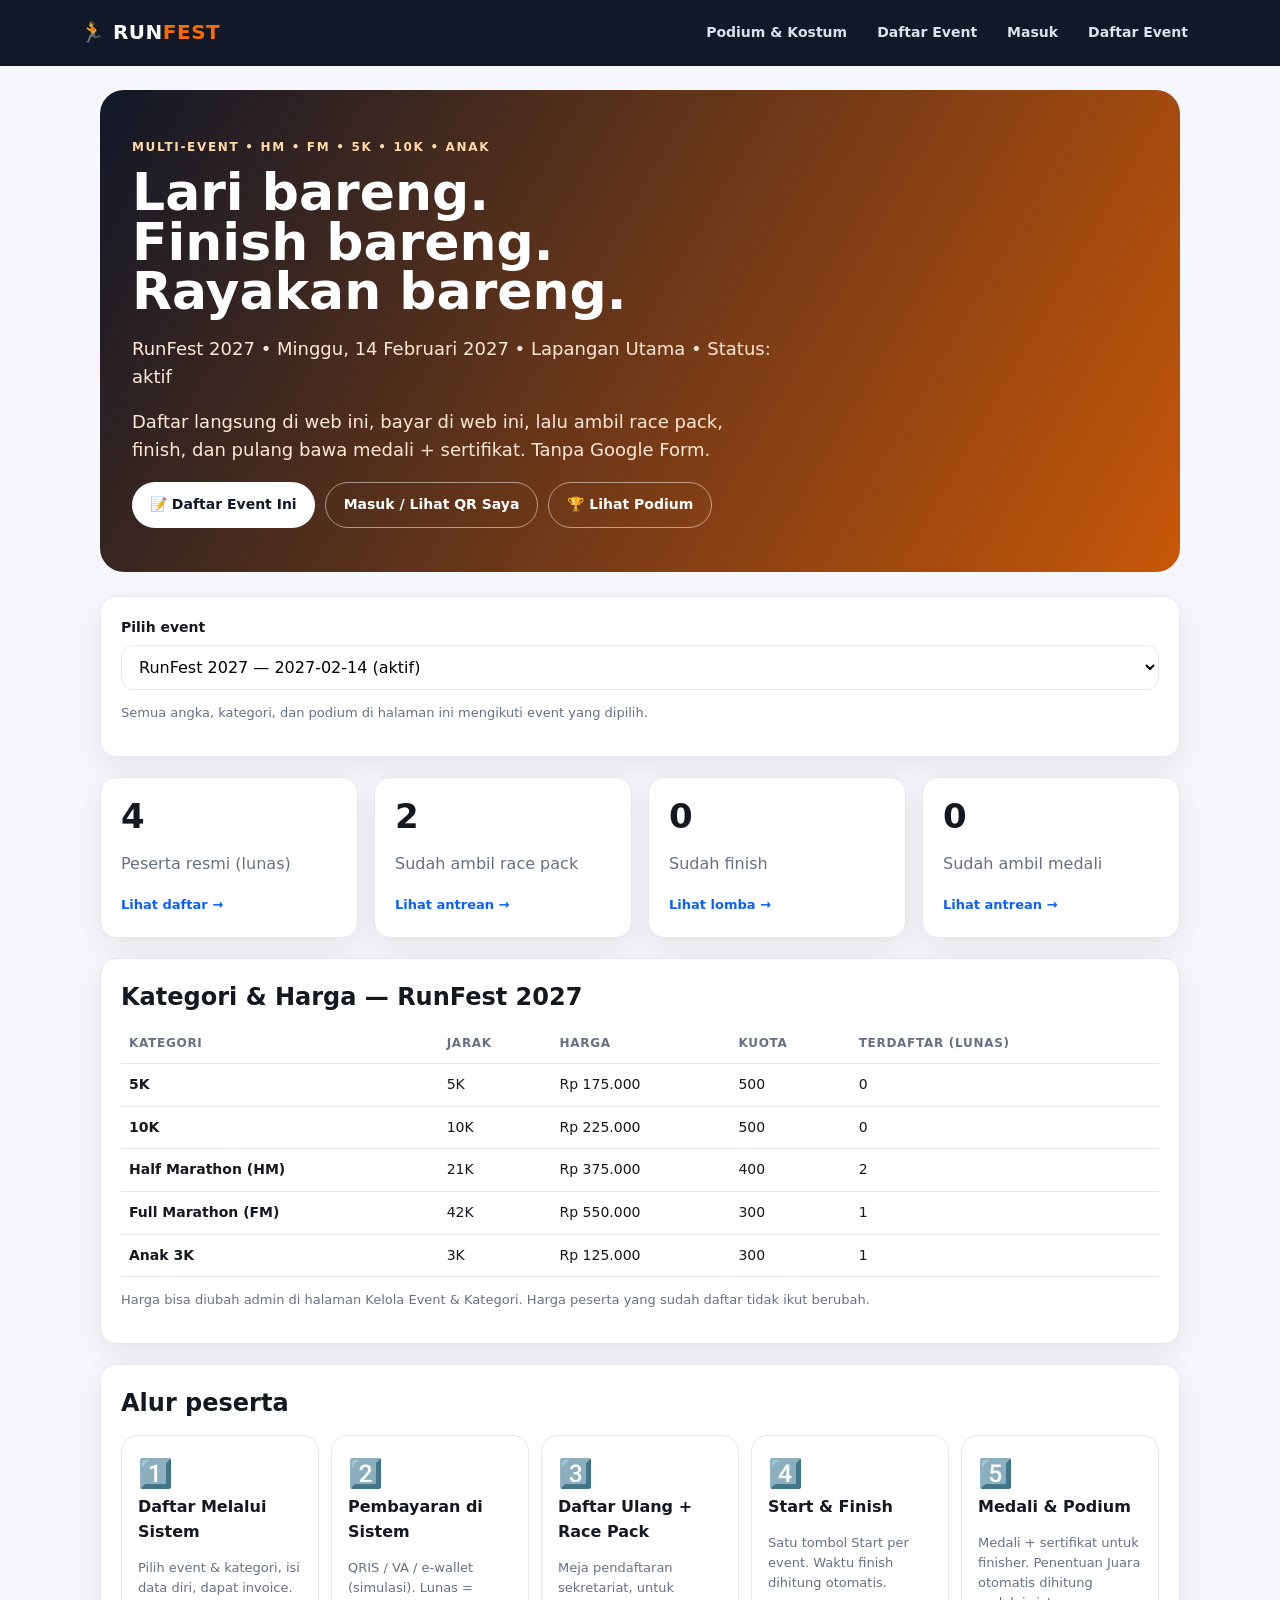
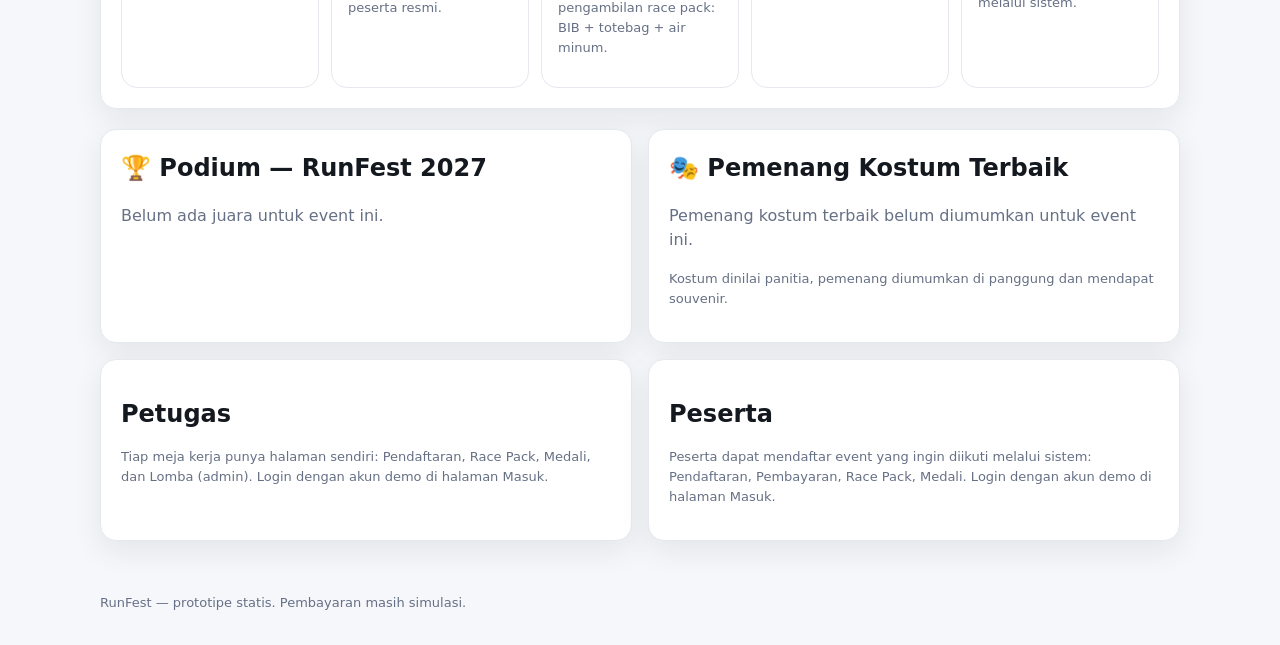
<file: index.html>
<!DOCTYPE html>
<html lang="id">
<head>
<meta charset="UTF-8"><meta name="viewport" content="width=device-width, initial-scale=1">
<title>RunFest — Lomba Lari Multi-Event</title>
<link rel="stylesheet" href="styles/style.css"><link rel="stylesheet" href="styles/home.css">
</head>
<body>
<header class="topbar"><div class="container topbar-inner">
  <a class="logo" href="index.html">🏃 RUN<span>FEST</span></a>
  <input type="checkbox" id="navToggle" class="nav-toggle">
  <label for="navToggle" class="hamburger" aria-label="Buka menu">☰</label>
  <nav class="nav" id="authArea">
    <a href="pages/podium.html">Podium & Kostum</a>
    <a href="daftar.html">Daftar Event</a>
    <a href="login.html">Masuk</a>
  </nav>
</div></header>
<main class="container">
  <section class="hero">
    <span class="kicker" style="color:#ffd9a8">Multi-event • HM • FM • 5K • 10K • Anak</span>
    <h1>Lari bareng.<br>Finish bareng.<br>Rayakan bareng.</h1>
    <p id="eventInfo"></p>
    <p>Daftar langsung di web ini, bayar di web ini, lalu ambil race pack, finish, dan pulang bawa medali + sertifikat. Tanpa Google Form.</p>
    <div style="display:flex;gap:10px;flex-wrap:wrap;margin-top:18px">
      <a class="btn" href="daftar.html">📝 Daftar Event Ini</a>
      <a class="btn ghost" href="login.html">Masuk / Lihat QR Saya</a>
      <a class="btn ghost" href="pages/podium.html">🏆 Lihat Podium</a>
    </div>
  </section>

  <section class="card" style="margin-bottom:20px">
    <label style="margin-top:0">Pilih event</label>
    <select id="eventSelect"></select>
    <p class="small muted">Semua angka, kategori, dan podium di halaman ini mengikuti event yang dipilih.</p>
  </section>

  <section class="grid grid4" style="margin-bottom:20px">
    <a class="card stat" href="pages/dashboard.html"><b class="big" id="statResmi">–</b><p class="muted">Peserta resmi (lunas)</p><span class="lihat">Lihat daftar →</span></a>
    <a class="card stat" href="pages/racepack.html"><b class="big" id="statRacepack">–</b><p class="muted">Sudah ambil race pack</p><span class="lihat">Lihat antrean →</span></a>
    <a class="card stat" href="pages/lomba.html"><b class="big" id="statFinish">–</b><p class="muted">Sudah finish</p><span class="lihat">Lihat lomba →</span></a>
    <a class="card stat" href="pages/medali.html"><b class="big" id="statMedali">–</b><p class="muted">Sudah ambil medali</p><span class="lihat">Lihat antrean →</span></a>
  </section>

  <section class="card" style="margin-bottom:20px">
    <h2>Kategori & Harga — <span id="katEventNama"></span></h2>
    <div style="overflow:auto"><table>
      <thead><tr><th>Kategori</th><th>Jarak</th><th>Harga</th><th>Kuota</th><th>Terdaftar (lunas)</th></tr></thead>
      <tbody id="katTbody"></tbody>
    </table></div>
    <p class="small muted">Harga bisa diubah admin di halaman Kelola Event & Kategori. Harga peserta yang sudah daftar tidak ikut berubah.</p>
  </section>

  <section class="card" style="margin-bottom:20px">
    <h2>Alur peserta</h2>
    <div class="flow" style="margin-top:12px">
      <div class="step"><b>1️⃣</b><strong>Daftar Melalui Sistem</strong><p class="small muted">Pilih event & kategori, isi data diri, dapat invoice.</p></div>
      <div class="step"><b>2️⃣</b><strong>Pembayaran di Sistem</strong><p class="small muted">QRIS / VA / e-wallet (simulasi). Lunas = peserta resmi.</p></div>
      <div class="step"><b>3️⃣</b><strong>Daftar Ulang + Race Pack</strong><p class="small muted">Meja pendaftaran sekretariat, untuk pengambilan race pack: BIB + totebag + air minum.</p></div>
      <div class="step"><b>4️⃣</b><strong>Start & Finish</strong><p class="small muted">Satu tombol Start per event. Waktu finish dihitung otomatis.</p></div>
      <div class="step"><b>5️⃣</b><strong>Medali & Podium</strong><p class="small muted">Medali + sertifikat untuk finisher. Penentuan Juara otomatis dihitung melalui sistem.</p></div>
    </div>
  </section>

  <section class="grid grid2" style="margin-bottom:20px">
    <div class="card"><h2>🏆 Podium — <span id="podEventNama"></span></h2><div id="podiumList"></div></div>
    <div class="card">
      <h2>🎭 Pemenang Kostum Terbaik</h2>
      <p id="kostumWinner" class="muted">Memuat…</p>
      <p class="small muted">Kostum dinilai panitia, pemenang diumumkan di panggung dan mendapat souvenir.</p>
      <!--<h2 style="margin-top:16px">Petugas</h2>-->
      <!--<p class="muted small">Tiap meja kerja punya halaman sendiri: Pendaftaran, Race Pack, Medali, dan Lomba (admin). Login dengan akun demo di halaman Masuk.</p>-->
    </div>
    <div class="card">
      <!--<h2>🎭 Pemenang Kostum Terbaik</h2>
      <p id="kostumWinner" class="muted">Memuat…</p>
      <p class="small muted">Kostum dinilai panitia, pemenang diumumkan di panggung dan mendapat souvenir.</p>-->
      <h2 style="margin-top:16px">Petugas</h2>
      <p class="muted small">Tiap meja kerja punya halaman sendiri: Pendaftaran, Race Pack, Medali, dan Lomba (admin). Login dengan akun demo di halaman Masuk.</p>
    </div>
    <div class="card">
      <!--<h2>🎭 Pemenang Kostum Terbaik</h2>
      <p id="kostumWinner" class="muted">Memuat…</p>
      <p class="small muted">Kostum dinilai panitia, pemenang diumumkan di panggung dan mendapat souvenir.</p>-->
      <h2 style="margin-top:16px">Peserta</h2>
      <p class="muted small">Peserta dapat mendaftar event yang ingin diikuti melalui sistem: Pendaftaran, Pembayaran, Race Pack, Medali. Login dengan akun demo di halaman Masuk.</p>
    </div>
  </section>
</main>
<footer class="footer"><div class="container">RunFest — prototipe statis. Pembayaran masih simulasi.</div></footer>
<script src="scripts/data.js"></script><script src="scripts/auth.js"></script><script src="scripts/script.js"></script>
</body></html>
</file>
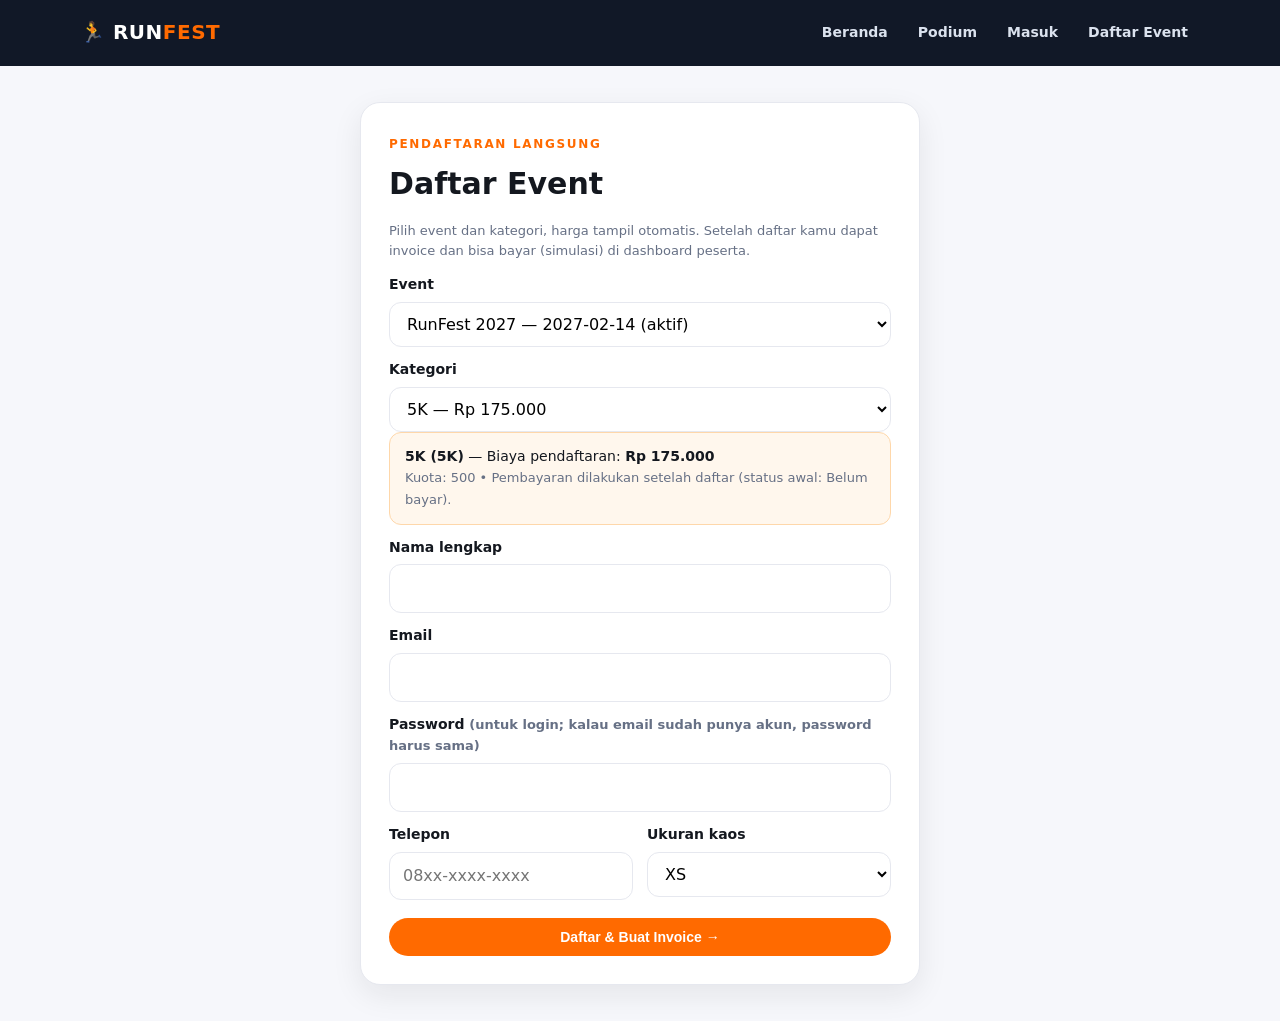
<file: daftar.html>
<!DOCTYPE html>
<html lang="id">
<head>
<meta charset="UTF-8"><meta name="viewport" content="width=device-width, initial-scale=1">
<title>Daftar Event — RunFest v2</title>
<link rel="stylesheet" href="styles/style.css"><link rel="stylesheet" href="styles/auth.css">
</head>
<body>
<header class="topbar"><div class="container topbar-inner">
  <a class="logo" href="index.html">🏃 RUN<span>FEST</span></a>
  <input type="checkbox" id="navToggle" class="nav-toggle">
  <label for="navToggle" class="hamburger" aria-label="Buka menu">☰</label>
  <nav class="nav" id="authArea"><a href="index.html">Beranda</a><a href="pages/podium.html">Podium</a><a href="login.html">Masuk</a></nav>
</div></header>
<main class="container"><div class="auth-wrap" style="max-width:560px"><div class="auth-card">
  <span class="kicker">Pendaftaran langsung</span><h1>Daftar Event</h1>
  <p class="muted small">Pilih event dan kategori, harga tampil otomatis. Setelah daftar kamu dapat invoice dan bisa bayar (simulasi) di dashboard peserta.</p>
  <div id="msg"></div>
  <form id="formDaftar">
    <label>Event</label><select id="eventSelect"></select>
    <label>Kategori</label><select id="kategoriSelect"></select>
    <div class="alert" id="hargaBox">Pilih kategori untuk melihat harga.</div>
    <label>Nama lengkap</label><input id="nama" required>
    <label>Email</label><input type="email" id="email" required>
    <label>Password <span class="muted small">(untuk login; kalau email sudah punya akun, password harus sama)</span></label><input type="password" id="pass" required minlength="6">
    <div class="form-row">
      <div><label>Telepon</label><input id="telp" placeholder="08xx-xxxx-xxxx"></div>
      <div><label>Ukuran kaos</label><select id="kaos"><option>XS</option><option>S</option><option>M</option><option>L</option><option>XL</option></select></div>
    </div>
    <button class="btn" style="width:100%;justify-content:center;margin-top:18px" type="submit">Daftar & Buat Invoice →</button>
  </form>
</div></div></main>
<script src="scripts/data.js"></script><script src="scripts/auth.js"></script><script src="scripts/daftar.js"></script>
</body></html>
</file>
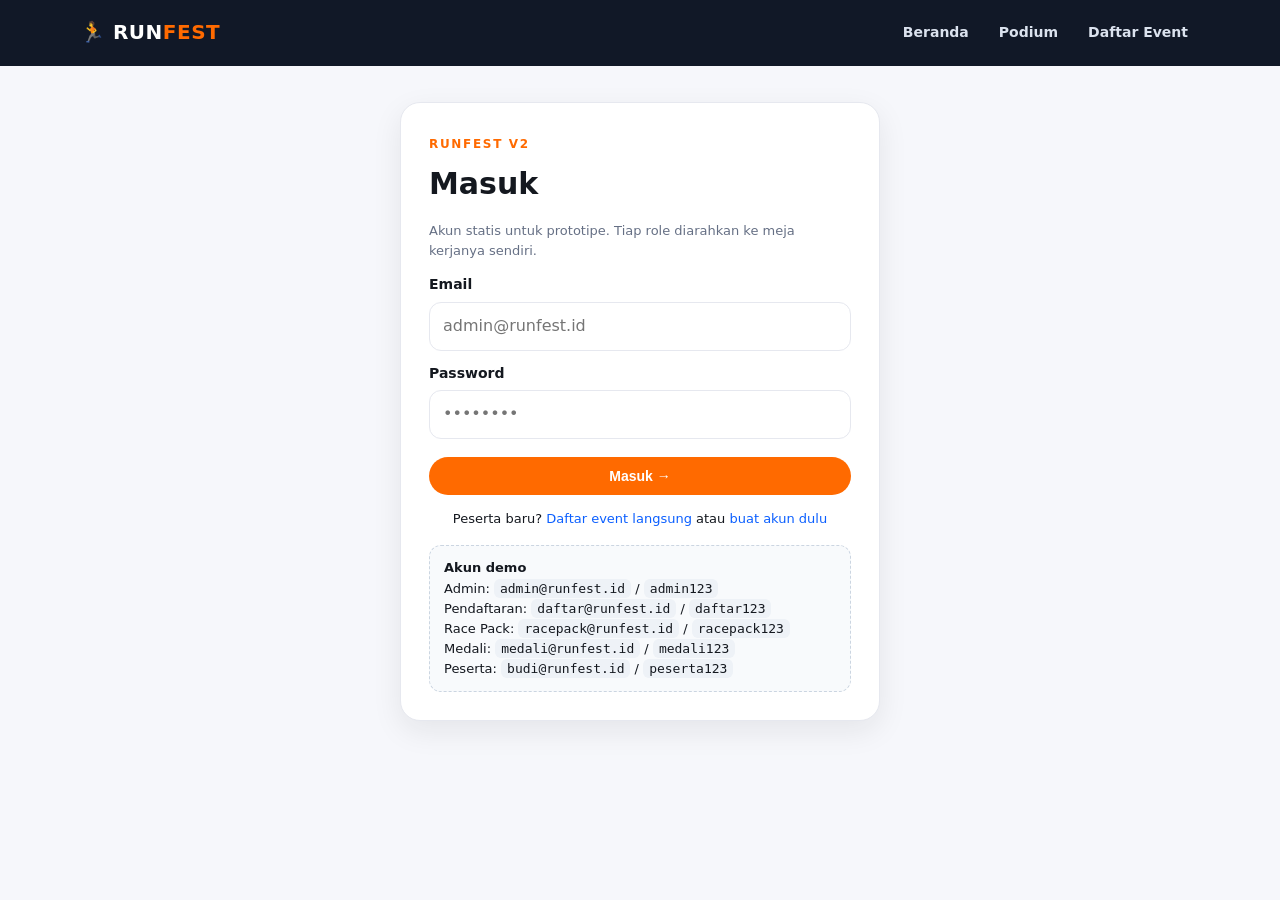
<file: login.html>
<!DOCTYPE html>
<html lang="id">
<head>
<meta charset="UTF-8"><meta name="viewport" content="width=device-width, initial-scale=1">
<title>Masuk — RunFest v2</title>
<link rel="stylesheet" href="styles/style.css"><link rel="stylesheet" href="styles/auth.css">
</head>
<body>
<header class="topbar"><div class="container topbar-inner">
  <a class="logo" href="index.html">🏃 RUN<span>FEST</span></a>
  <input type="checkbox" id="navToggle" class="nav-toggle">
  <label for="navToggle" class="hamburger" aria-label="Buka menu">☰</label>
  <nav class="nav"><a href="index.html">Beranda</a><a href="pages/podium.html">Podium</a><a href="daftar.html">Daftar Event</a></nav>
</div></header>
<main class="container"><div class="auth-wrap"><div class="auth-card">
  <span class="kicker">RunFest v2</span><h1>Masuk</h1>
  <p class="muted small">Akun statis untuk prototipe. Tiap role diarahkan ke meja kerjanya sendiri.</p>
  <div id="msg"></div>
  <form id="formLogin">
    <label>Email</label><input type="email" id="email" required placeholder="admin@runfest.id">
    <label>Password</label><input type="password" id="pass" required placeholder="••••••••">
    <button class="btn" style="width:100%;justify-content:center;margin-top:18px" type="submit">Masuk →</button>
  </form>
  <p class="small" style="text-align:center;margin-top:14px">Peserta baru? <a href="daftar.html">Daftar event langsung</a> atau <a href="register.html">buat akun dulu</a></p>
  <div class="demo"><b>Akun demo</b><br>
    Admin: <code>admin@runfest.id</code> / <code>admin123</code><br>
    Pendaftaran: <code>daftar@runfest.id</code> / <code>daftar123</code><br>
    Race Pack: <code>racepack@runfest.id</code> / <code>racepack123</code><br>
    Medali: <code>medali@runfest.id</code> / <code>medali123</code><br>
    Peserta: <code>budi@runfest.id</code> / <code>peserta123</code></div>
</div></div></main>
<script src="scripts/data.js"></script><script src="scripts/auth.js"></script>
<script>
document.getElementById("formLogin").addEventListener("submit", e => {
  e.preventDefault();
  const u = login(document.getElementById("email").value, document.getElementById("pass").value);
  if (!u) { document.getElementById("msg").innerHTML = '<div class="alert err">Email / password salah. Coba akun demo di bawah.</div>'; return; }
  location.href = ROLE_HOME[u.role];
});
</script>
</body></html>
</file>
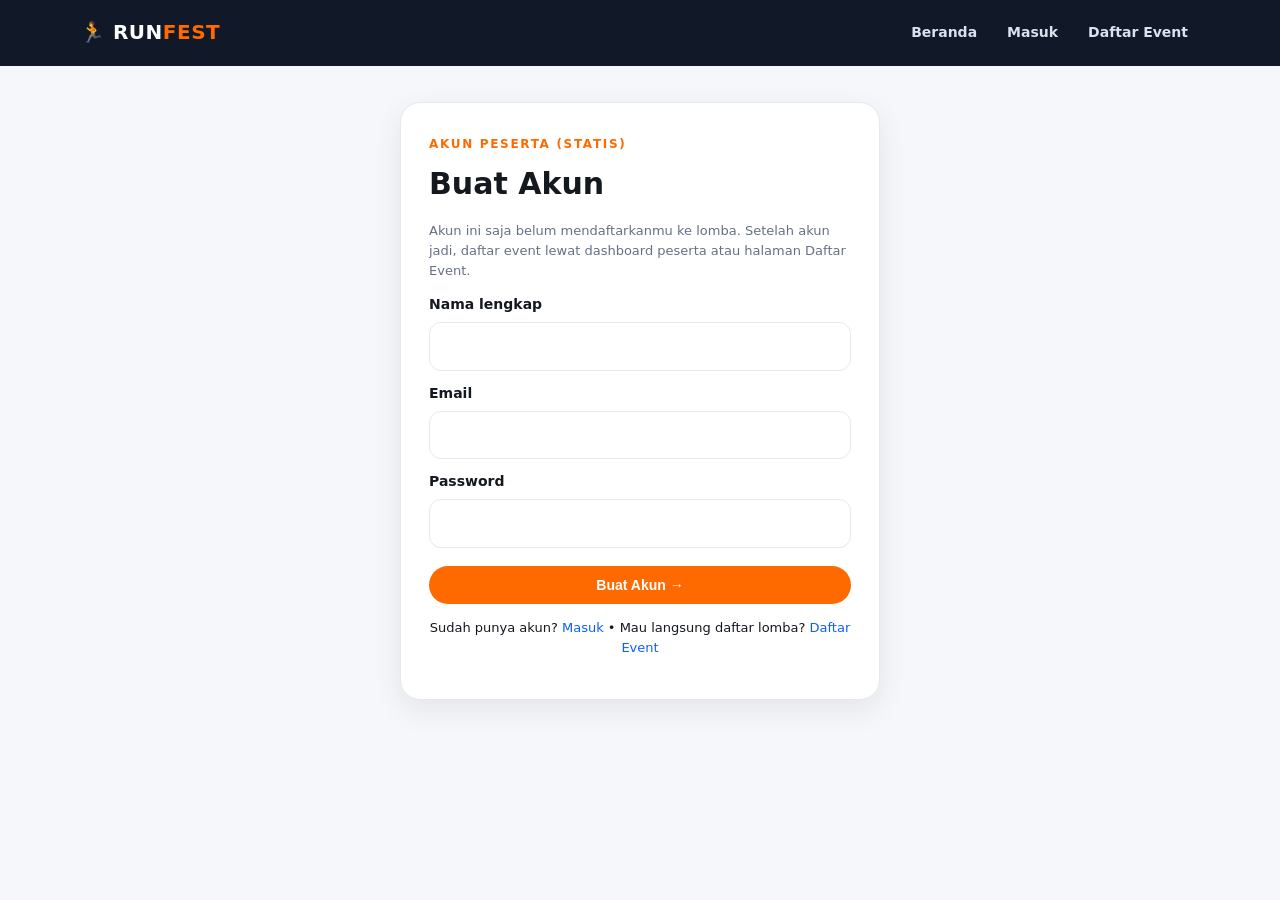
<file: register.html>
<!DOCTYPE html>
<html lang="id">
<head>
<meta charset="UTF-8"><meta name="viewport" content="width=device-width, initial-scale=1">
<title>Buat Akun — RunFest v2</title>
<link rel="stylesheet" href="styles/style.css"><link rel="stylesheet" href="styles/auth.css">
</head>
<body>
<header class="topbar"><div class="container topbar-inner">
  <a class="logo" href="index.html">🏃 RUN<span>FEST</span></a>
  <input type="checkbox" id="navToggle" class="nav-toggle">
  <label for="navToggle" class="hamburger" aria-label="Buka menu">☰</label>
  <nav class="nav"><a href="index.html">Beranda</a><a href="login.html">Masuk</a><a href="daftar.html">Daftar Event</a></nav>
</div></header>
<main class="container"><div class="auth-wrap"><div class="auth-card">
  <span class="kicker">Akun peserta (statis)</span><h1>Buat Akun</h1>
  <p class="muted small">Akun ini saja belum mendaftarkanmu ke lomba. Setelah akun jadi, daftar event lewat dashboard peserta atau halaman Daftar Event.</p>
  <div id="msg"></div>
  <form id="formReg">
    <label>Nama lengkap</label><input id="nama" required>
    <label>Email</label><input type="email" id="email" required>
    <label>Password</label><input type="password" id="pass" required minlength="6">
    <button class="btn" style="width:100%;justify-content:center;margin-top:18px" type="submit">Buat Akun →</button>
  </form>
  <p class="small" style="text-align:center;margin-top:14px">Sudah punya akun? <a href="login.html">Masuk</a> • Mau langsung daftar lomba? <a href="daftar.html">Daftar Event</a></p>
</div></div></main>
<script src="scripts/data.js"></script><script src="scripts/auth.js"></script>
<script>
document.getElementById("formReg").addEventListener("submit", e => {
  e.preventDefault();
  const email = document.getElementById("email").value.trim();
  if (allUsers().some(u => u.email.toLowerCase() === email.toLowerCase())) {
    document.getElementById("msg").innerHTML = '<div class="alert err">Email ini sudah terdaftar. Silakan masuk.</div>'; return;
  }
  const nama = document.getElementById("nama").value.trim();
  const users = extraUsers();
  users.push({ email, pass: document.getElementById("pass").value, role:"peserta", nama });
  localStorage.setItem("RF2_USERS", JSON.stringify(users));
  setSession({ email, role:"peserta", nama });
  location.href = "pages/peserta.html";
});
</script>
</body></html>
</file>
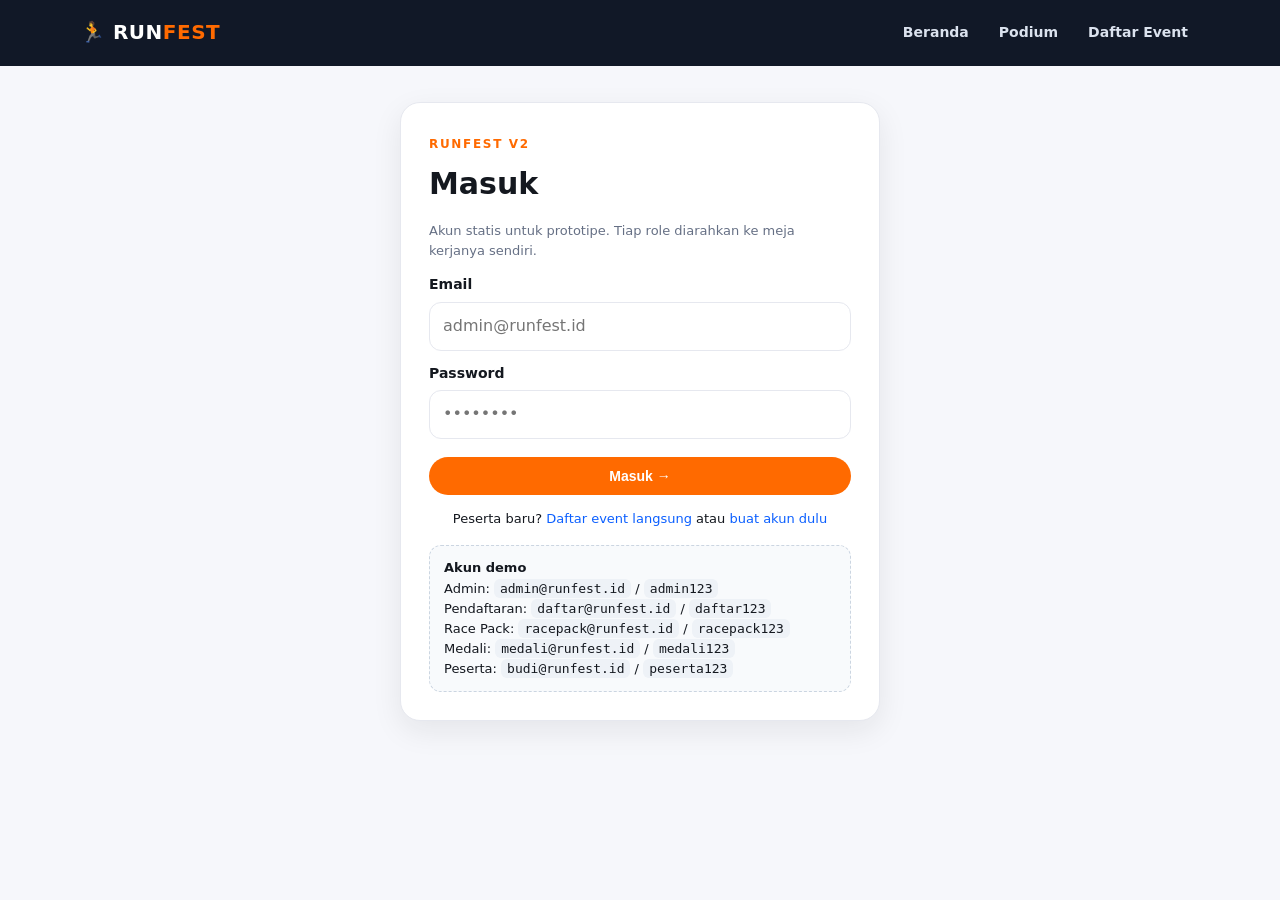
<file: pages/dashboard.html>
<!DOCTYPE html>
<html lang="id">
<head>
<meta charset="UTF-8"><meta name="viewport" content="width=device-width, initial-scale=1">
<title>Dashboard Admin — RunFest v2</title>
<link rel="stylesheet" href="../styles/style.css"><link rel="stylesheet" href="../styles/dashboard.css">
</head>
<body>
<header class="topbar"><div class="container topbar-inner">
  <a class="logo" href="../index.html">🏃 RUN<span>FEST</span></a>
  <input type="checkbox" id="navToggle" class="nav-toggle">
  <label for="navToggle" class="hamburger" aria-label="Buka menu">☰</label>
  <nav class="nav" id="authArea">
    <a href="../index.html">Beranda</a><a href="dashboard.html" class="active">Dashboard</a><a href="events.html">Kelola Event</a><a href="pendaftaran.html">Pendaftaran</a><a href="racepack.html">Race Pack</a><a href="medali.html">Medali</a><a href="lomba.html">Lomba</a><a href="podium.html">Podium</a>
  </nav>
</div></header>
<main class="container" style="padding-top:24px">
  <h1 style="margin:0">Dashboard Admin</h1>
  <p class="muted">Semua event, semua meja kerja, dalam satu tempat. Klik kartu untuk membuka meja kerjanya.</p>
  <section class="card" style="margin:16px 0"><label style="margin-top:0">Event yang ditampilkan</label><select id="eventSelect"></select></section>
  <section class="grid grid4" style="margin:16px 0">
    <a class="card stat" href="pendaftaran.html"><b id="sResmi">–</b><p>Peserta resmi (lunas)</p><p class="small muted" id="sResmiNote"></p><span class="lihat">Ke Pendaftaran →</span></a>
    <a class="card stat" href="racepack.html"><b id="sRacepack">–</b><p>Sudah ambil race pack</p><span class="lihat">Ke Race Pack →</span></a>
    <a class="card stat" href="lomba.html"><b id="sFinish">–</b><p>Sudah finish</p><span class="lihat">Ke Lomba →</span></a>
    <a class="card stat" href="medali.html"><b id="sMedali">–</b><p>Sudah ambil medali</p><span class="lihat">Ke Medali →</span></a>
  </section>
  <section class="card" style="margin-bottom:16px">
    <h3>Progres & Pendapatan (event terpilih)</h3>
    <p>Total pendaftar: <b id="sTotal">–</b> • Belum bayar: <b id="sPending">–</b> • Pendapatan dari yang lunas: <b id="sRevenue">–</b></p>
    <div class="bar-row"><span style="width:150px">Lunas</span><div class="bar"><i id="barLunas" style="width:0%"></i></div><b id="tLunas">0%</b></div>
    <div class="bar-row" style="margin-top:8px"><span style="width:150px">Race pack</span><div class="bar blue"><i id="barRacepack" style="width:0%"></i></div><b id="tRacepack">0%</b></div>
    <div class="bar-row" style="margin-top:8px"><span style="width:150px">Medali</span><div class="bar green"><i id="barMedali" style="width:0%"></i></div><b id="tMedali">0%</b></div>
  </section>
  <section class="card">
    <div class="toolbar">
      <div><label>Kategori</label><select id="fKategori"><option value="">Semua</option></select></div>
      <div><label>Pembayaran</label><select id="fBayar"><option value="">Semua</option><option value="lunas">Lunas</option><option value="pending">Belum bayar</option></select></div>
      <div><label>Status</label><select id="fStatus"><option value="">Semua</option><option value="belum-daftarulang">Belum daftar ulang</option><option value="racepack">Sudah race pack</option><option value="finish">Sudah finish</option><option value="medali">Sudah medali</option></select></div>
      <div><label>Cari nama / BIB / invoice</label><input id="fCari" placeholder="cth: Budi / RF-101 / INV-2027-001"></div>
      <div style="flex:0"><button class="btn ghost" id="btnReset">Reset Data Demo</button></div>
    </div>
    <p class="small muted" id="countRow" style="margin-top:14px"></p>
    <div style="overflow:auto"><table>
      <thead><tr><th>Peserta</th><th>Kategori</th><th>Harga / Invoice</th><th>Bayar</th><th>Daftar Ulang</th><th>Race Pack</th><th>Finish</th><th>Medali</th><th>Juara / Kostum</th></tr></thead>
      <tbody id="tbody"></tbody>
    </table></div>
  </section>
</main>
<script src="../scripts/data.js"></script><script src="../scripts/auth.js"></script><script src="../scripts/dashboard.js"></script>
</body></html>
</file>
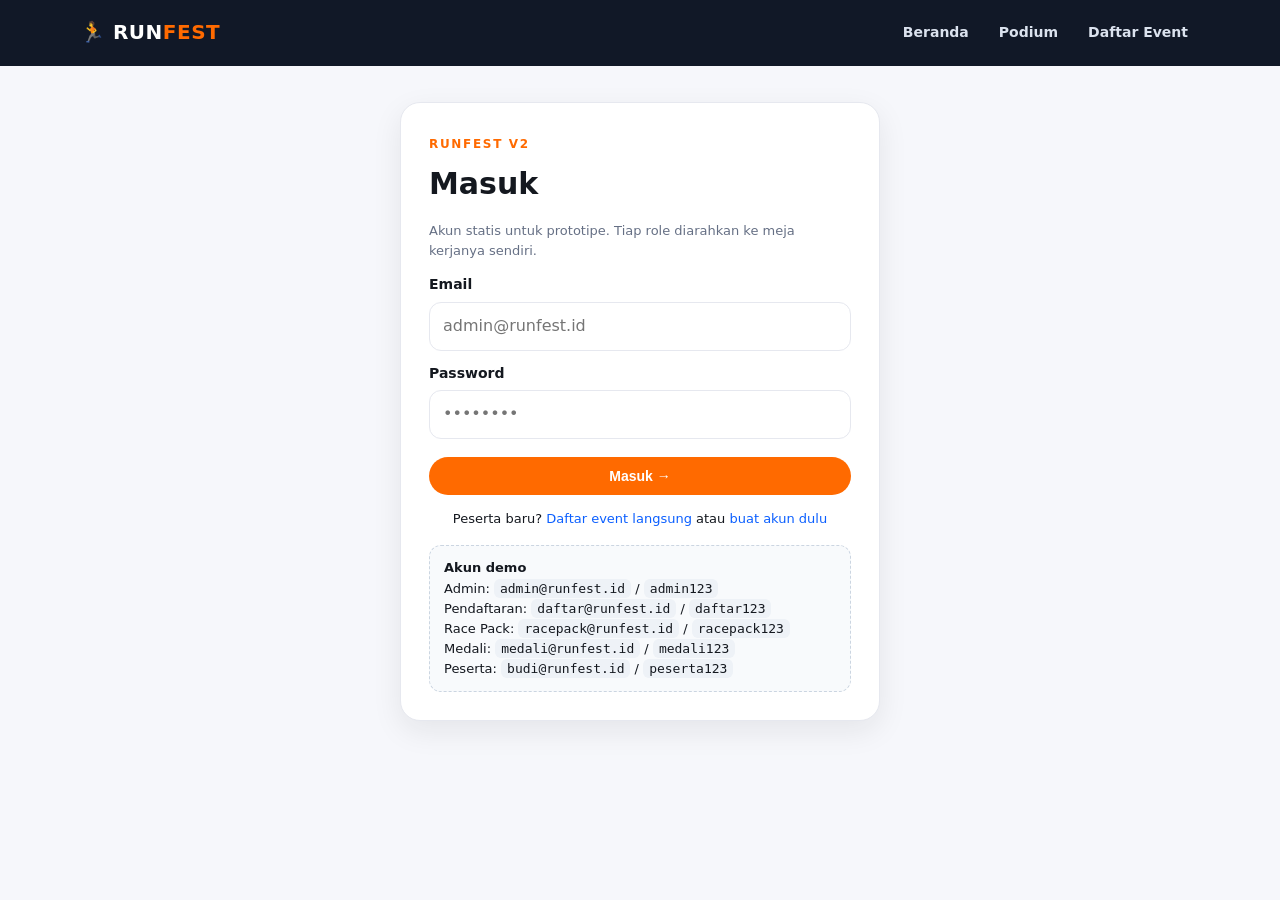
<file: pages/events.html>
<!DOCTYPE html>
<html lang="id">
<head>
<meta charset="UTF-8"><meta name="viewport" content="width=device-width, initial-scale=1">
<title>Kelola Event & Kategori — RunFest v2</title>
<link rel="stylesheet" href="../styles/style.css">
</head>
<body>
<header class="topbar"><div class="container topbar-inner">
  <a class="logo" href="../index.html">🏃 RUN<span>FEST</span></a>
  <input type="checkbox" id="navToggle" class="nav-toggle">
  <label for="navToggle" class="hamburger" aria-label="Buka menu">☰</label>
  <nav class="nav" id="authArea">
    <a href="../index.html">Beranda</a><a href="dashboard.html">Dashboard</a><a href="events.html" class="active">Kelola Event</a><a href="podium.html">Podium</a>
  </nav>
</div></header>
<main class="container" style="padding-top:24px">
  <h1 style="margin:0">Kelola Event & Kategori</h1>
  <p class="muted">Hanya admin. Buat RunFest 2027, 2028, dan seterusnya, lalu atur kategorinya (HM, FM, dll) beserta harganya.</p>
  <div id="msg" style="margin:12px 0"></div>
  <section class="grid grid2">
    <div class="card">
      <h2>Buat Event Baru</h2>
      <form id="formEvent">
        <label>Nama event</label><input id="evNama" required placeholder="RunFest 2029">
        <label>Tanggal</label><input type="date" id="evTanggal" required>
        <label>Lokasi</label><input id="evLokasi" required placeholder="Lapangan Utama">
        <label>Status awal</label><select id="evStatus"><option value="draft">Draft</option><option value="aktif">Aktif</option><option value="selesai">Selesai</option></select>
        <button class="btn" style="margin-top:14px" type="submit">+ Buat Event</button>
      </form>
    </div>
    <div class="card">
      <h2>Tambah Kategori</h2>
      <form id="formKategori">
        <label>Event</label><select id="katEventSelect"></select>
        <label>Nama kategori</label><input id="katNama" required placeholder="Half Marathon (HM)">
        <div class="form-row">
          <div><label>Jarak</label><input id="katJarak" required placeholder="21K"></div>
          <div><label>Kuota</label><input type="number" id="katKuota" value="500" min="1" required></div>
        </div>
        <label>Harga (Rp)</label><input type="number" id="katHarga" required min="0" placeholder="375000">
        <button class="btn" style="margin-top:14px" type="submit">+ Tambah Kategori</button>
      </form>
      <p class="small muted">Harga yang diubah di sini hanya berlaku untuk pendaftar baru. Harga peserta lama tidak berubah.</p>
    </div>
  </section>
  <section class="card" style="margin-top:16px">
    <h2>Daftar Event</h2>
    <div style="overflow:auto"><table>
      <thead><tr><th>Event</th><th>Tanggal / Lokasi</th><th>Status</th><th>Peserta</th><th>Aksi</th></tr></thead>
      <tbody id="eventTbody"></tbody>
    </table></div>
  </section>
  <section class="card" style="margin-top:16px">
    <h2>Kategori per Event</h2>
    <label>Event</label><select id="katListEventSelect"></select>
    <div style="overflow:auto"><table>
      <thead><tr><th>Kategori</th><th>Jarak</th><th>Harga</th><th>Kuota</th><th>Terdaftar</th><th>Aksi</th></tr></thead>
      <tbody id="katTbody"></tbody>
    </table></div>
  </section>
</main>
<script src="../scripts/data.js"></script><script src="../scripts/auth.js"></script><script src="../scripts/events-admin.js"></script>
</body></html>
</file>
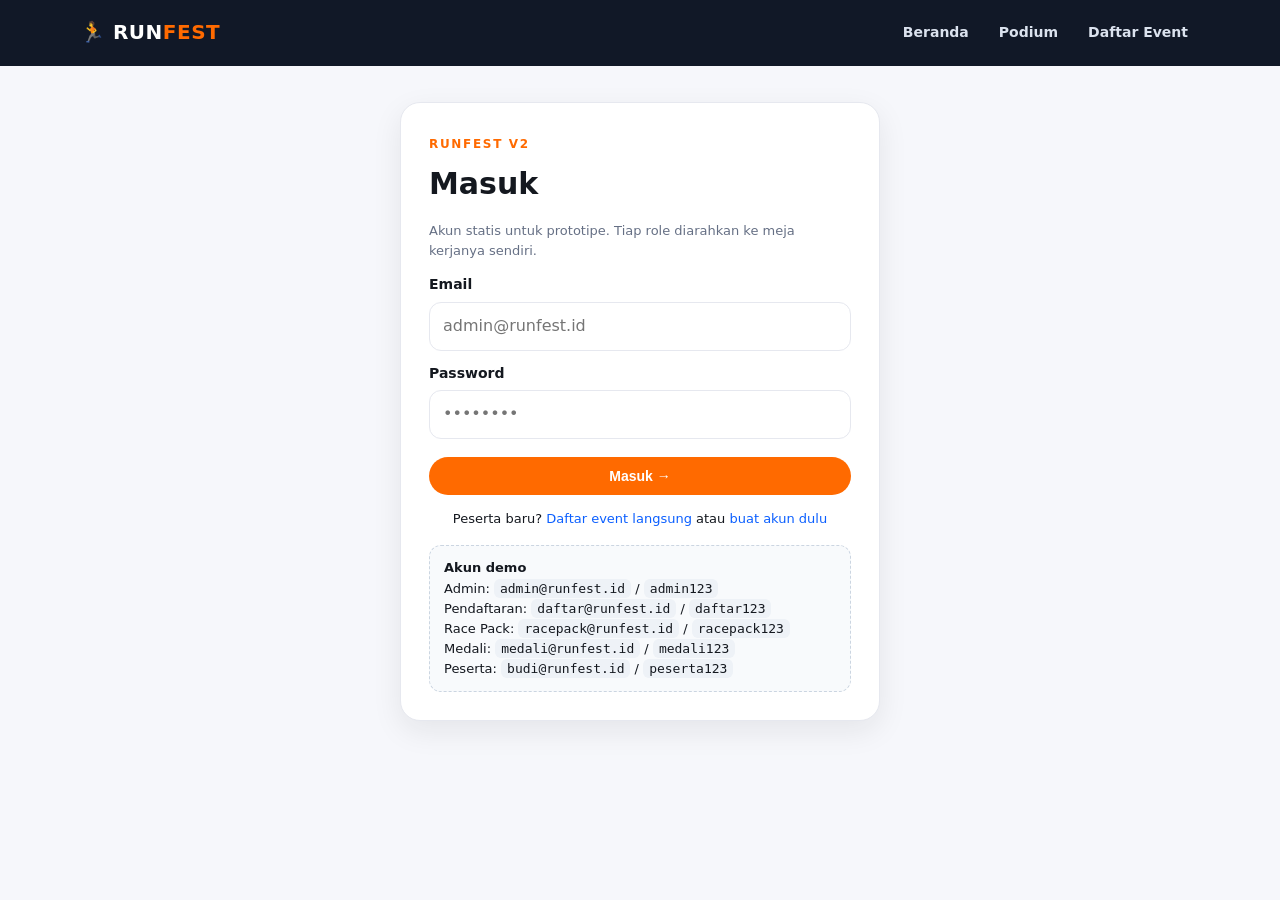
<file: pages/lomba.html>
<!DOCTYPE html>
<html lang="id">
<head>
<meta charset="UTF-8"><meta name="viewport" content="width=device-width, initial-scale=1">
<title>Lomba: Start & Finish — RunFest v2</title>
<link rel="stylesheet" href="../styles/style.css">
</head>
<body>
<header class="topbar"><div class="container topbar-inner">
  <a class="logo" href="../index.html">🏃 RUN<span>FEST</span></a>
  <input type="checkbox" id="navToggle" class="nav-toggle">
  <label for="navToggle" class="hamburger" aria-label="Buka menu">☰</label>
  <nav class="nav" id="authArea">
    <a href="../index.html">Beranda</a><a href="dashboard.html">Dashboard</a><a href="lomba.html" class="active">Lomba</a><a href="podium.html">Podium</a>
  </nav>
</div></header>
<main class="container" style="padding-top:24px;max-width:900px">
  <h1 style="margin:0">Lomba: Start & Finish</h1>
  <p class="muted">Hanya admin. Satu tombol Start per event (berlaku untuk semua peserta event itu). Waktu finish dihitung otomatis sejak Start ditekan, dan Juara 1–3 per kategori dihitung ulang otomatis.</p>
  <section class="card" style="margin:16px 0">
    <label style="margin-top:0">Event</label><select id="eventSelect"></select>
  </section>
  <section class="card" id="raceStartBox" style="margin-bottom:16px">Memuat status lomba…</section>
  <section class="card" style="margin-bottom:16px">
    <label style="margin-top:0">Cari peserta (BIB / QR / nama)</label>
    <div style="display:flex;gap:10px;flex-wrap:wrap"><input id="inputCari" placeholder="cth: RF27-103  atau  RUNFEST|EVT-2027|RF27-103|..." style="flex:1;min-width:220px"><button class="btn" id="btnCari">🔍 Cari</button></div>
  </section>
  <div id="msg" style="margin:12px 0"></div>
  <section class="card" id="hasilCari" style="margin-bottom:16px"><p class="muted">Hasil pencarian akan muncul di sini.</p></section>
  <section class="card">
    <h2>Finisher Event Ini (urut waktu tercepat)</h2>
    <div style="overflow:auto"><table><thead><tr><th>Peserta</th><th>Kategori</th><th>Waktu</th><th>Juara</th></tr></thead><tbody id="tbodyFinisher"></tbody></table></div>
  </section>
</main>
<script src="../scripts/data.js"></script><script src="../scripts/auth.js"></script><script src="../scripts/lomba.js"></script>
</body></html>
</file>
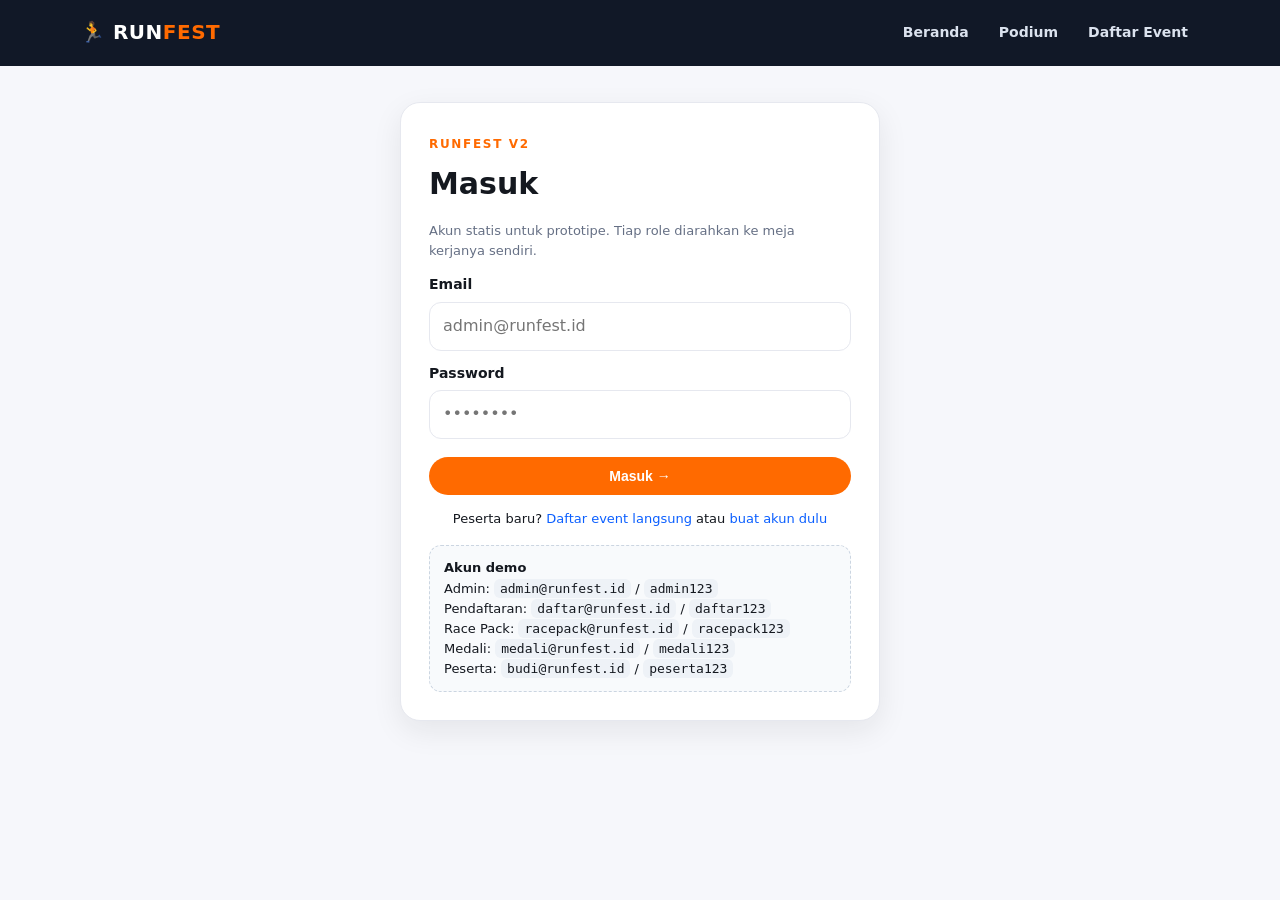
<file: pages/medali.html>
<!DOCTYPE html>
<html lang="id">
<head>
<meta charset="UTF-8"><meta name="viewport" content="width=device-width, initial-scale=1">
<title>Meja Medali & Souvenir — RunFest v2</title>
<link rel="stylesheet" href="../styles/style.css">
</head>
<body>
<header class="topbar"><div class="container topbar-inner">
  <a class="logo" href="../index.html">🏃 RUN<span>FEST</span></a>
  <input type="checkbox" id="navToggle" class="nav-toggle">
  <label for="navToggle" class="hamburger" aria-label="Buka menu">☰</label>
  <nav class="nav" id="authArea">
    <a href="../index.html">Beranda</a><a href="medali.html" class="active">Medali</a><a href="podium.html">Podium</a>
  </nav>
</div></header>
<main class="container" style="padding-top:24px">
  <h1 style="margin:0">Meja Medali, Sertifikat & Souvenir</h1>
  <p class="muted">Hanya untuk role Medali dan Admin. Medali + sertifikat hanya untuk finisher. Kostum terbaik tetap manual di meja ini — pemenangnya mendapat souvenir.</p>
  <section class="card" style="margin:16px 0">
    <label style="margin-top:0">Event</label><select id="eventSelect"></select>
    <label>Cari BIB / QR / nama</label>
    <div style="display:flex;gap:10px;flex-wrap:wrap"><input id="inputCari" placeholder="cth: RF27-102  atau  RUNFEST|EVT-2027|RF27-102|..." style="flex:1;min-width:220px"><button class="btn" id="btnCari">🔍 Cari</button></div>
  </section>
  <div id="msg" style="margin:12px 0"></div>
  <section class="card" id="hasilCari" style="margin-bottom:16px"><p class="muted">Hasil pencarian akan muncul di sini.</p></section>
  <section class="card">
    <h2>Antrean Medali: Sudah Finish, Belum Ambil Medali</h2>
    <div style="overflow:auto"><table><thead><tr><th>Peserta</th><th>Kategori / Waktu</th><th>Kostum</th><th>Aksi</th></tr></thead><tbody id="tbodyAntrean"></tbody></table></div>
  </section>
</main>
<script src="../scripts/data.js"></script><script src="../scripts/auth.js"></script><script src="../scripts/medali.js"></script>
</body></html>
</file>
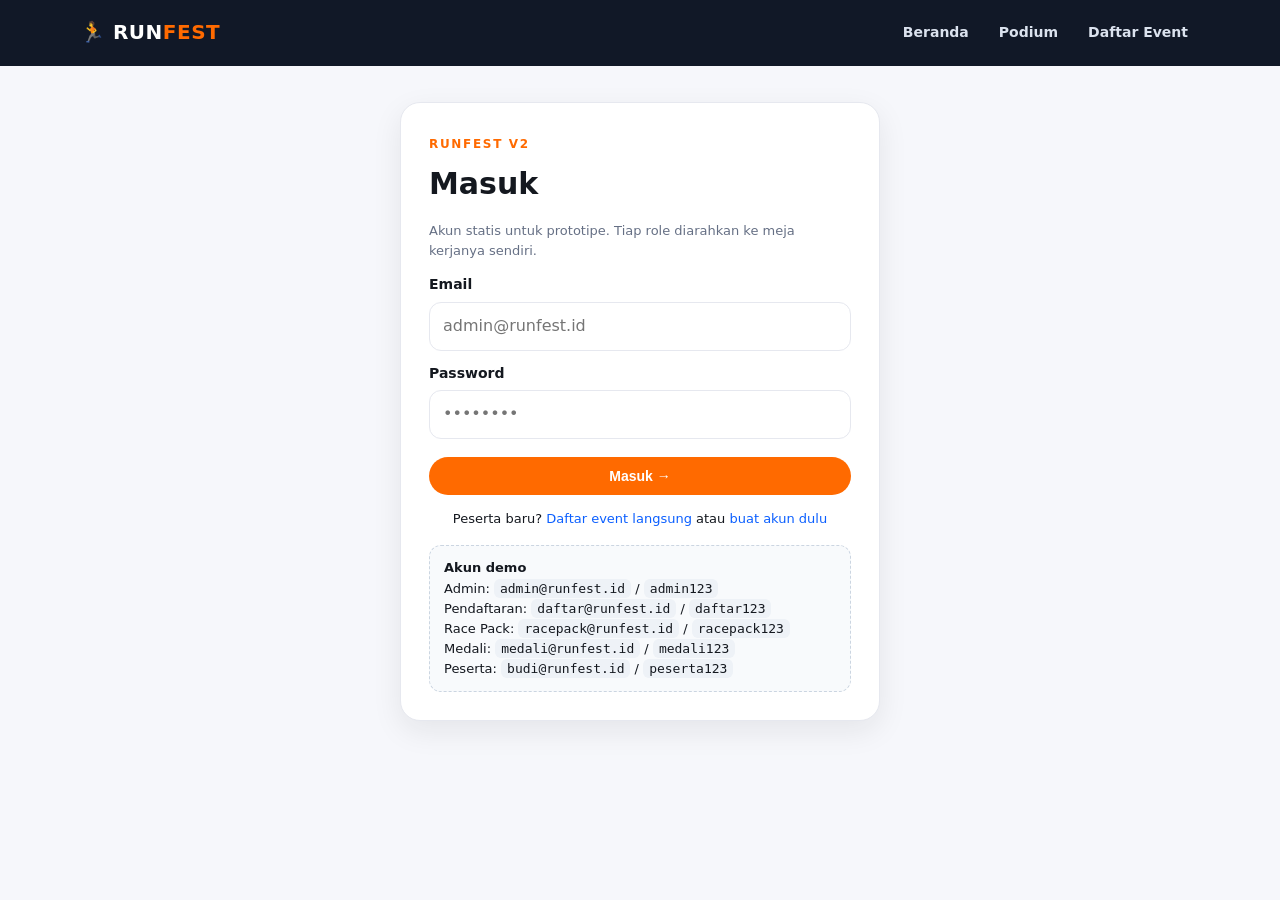
<file: pages/pendaftaran.html>
<!DOCTYPE html>
<html lang="id">
<head>
<meta charset="UTF-8"><meta name="viewport" content="width=device-width, initial-scale=1">
<title>Meja Pendaftaran — RunFest v2</title>
<link rel="stylesheet" href="../styles/style.css">
</head>
<body>
<header class="topbar"><div class="container topbar-inner">
  <a class="logo" href="../index.html">🏃 RUN<span>FEST</span></a>
  <input type="checkbox" id="navToggle" class="nav-toggle">
  <label for="navToggle" class="hamburger" aria-label="Buka menu">☰</label>
  <nav class="nav" id="authArea">
    <a href="../index.html">Beranda</a><a href="pendaftaran.html" class="active">Pendaftaran</a><a href="podium.html">Podium</a>
  </nav>
</div></header>
<main class="container" style="padding-top:24px">
  <h1 style="margin:0">Meja Pendaftaran & Daftar Ulang</h1>
  <p class="muted">Hanya untuk role Pendaftaran dan Admin. Tugas meja ini: konfirmasi pembayaran, lalu tandai daftar ulang. Setelah itu peserta bisa ke meja Race Pack.</p>
  <section class="card" style="margin:16px 0">
    <label style="margin-top:0">Event</label><select id="eventSelect"></select>
    <label>Cari BIB / invoice / nama</label>
    <div style="display:flex;gap:10px;flex-wrap:wrap"><input id="inputCari" placeholder="cth: RF27-102 / INV-2027-002 / Intan" style="flex:1;min-width:220px"><button class="btn" id="btnCari">🔍 Cari</button><a class="btn blue" href="../daftar.html">+ Daftar Baru</a></div>
  </section>
  <div id="msg" style="margin:12px 0"></div>
  <section class="card" id="hasilCari" style="margin-bottom:16px"><p class="muted">Hasil pencarian akan muncul di sini.</p></section>
  <section class="card" style="margin-bottom:16px">
    <h2>Antrean: Belum Bayar</h2>
    <div style="overflow:auto"><table><thead><tr><th>Peserta</th><th>Kategori / Tagihan</th><th>Invoice</th><th>Aksi</th></tr></thead><tbody id="tbodyBelumBayar"></tbody></table></div>
  </section>
  <section class="card">
    <h2>Antrean: Sudah Lunas, Belum Daftar Ulang</h2>
    <div style="overflow:auto"><table><thead><tr><th>Peserta</th><th>Kategori</th><th>BIB</th><th>Aksi</th></tr></thead><tbody id="tbodyBelumDaftarUlang"></tbody></table></div>
  </section>
</main>
<script src="../scripts/data.js"></script><script src="../scripts/auth.js"></script><script src="../scripts/pendaftaran.js"></script>
</body></html>
</file>
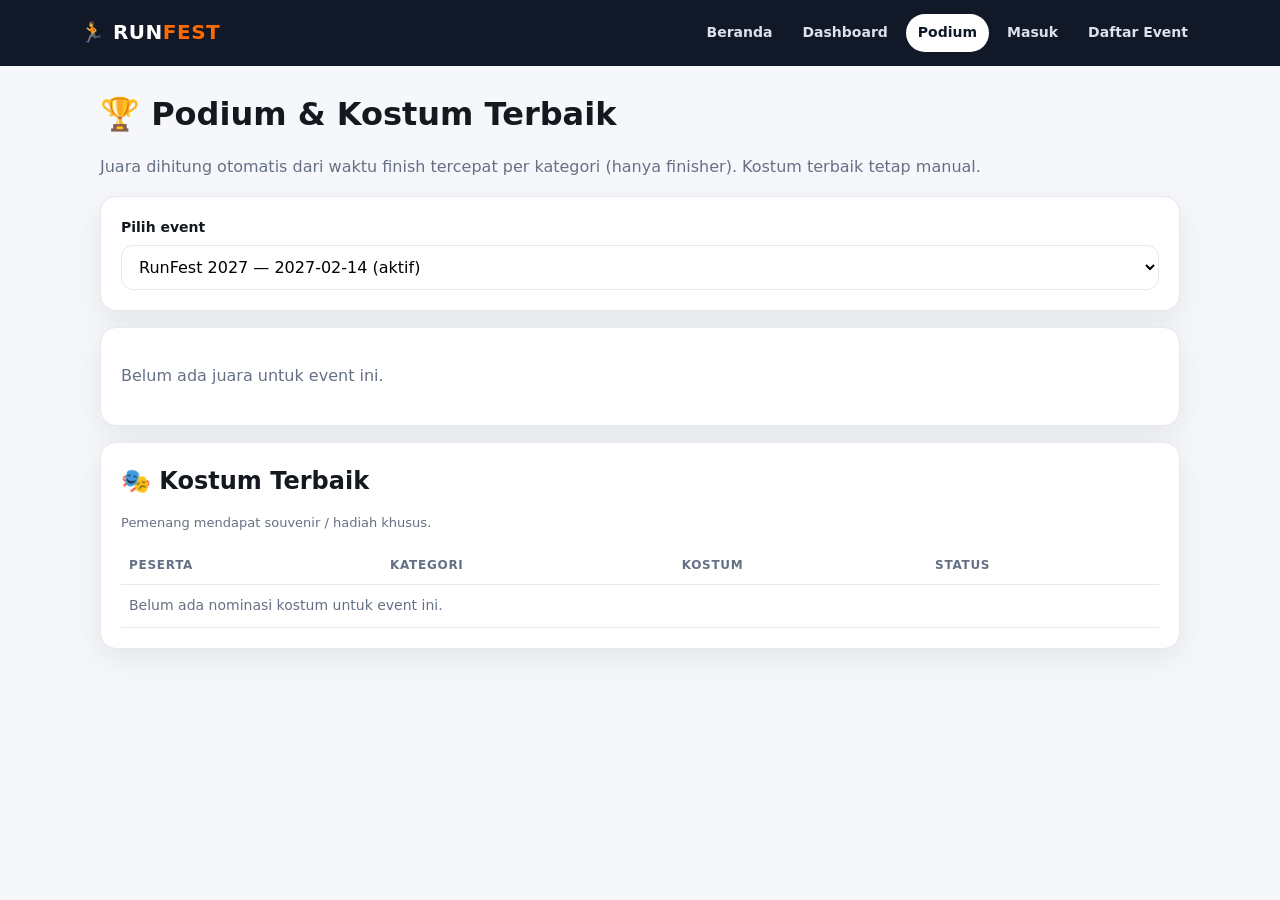
<file: pages/podium.html>
<!DOCTYPE html>
<html lang="id">
<head>
<meta charset="UTF-8"><meta name="viewport" content="width=device-width, initial-scale=1">
<title>Podium & Kostum — RunFest v2</title>
<link rel="stylesheet" href="../styles/style.css"><link rel="stylesheet" href="../styles/home.css">
</head>
<body>
<header class="topbar"><div class="container topbar-inner">
  <a class="logo" href="../index.html">🏃 RUN<span>FEST</span></a>
  <input type="checkbox" id="navToggle" class="nav-toggle">
  <label for="navToggle" class="hamburger" aria-label="Buka menu">☰</label>
  <nav class="nav" id="authArea">
    <a href="../index.html">Beranda</a><a href="dashboard.html">Dashboard</a><a href="podium.html" class="active">Podium</a>
  </nav>
</div></header>
<main class="container" style="padding-top:24px">
  <h1 style="margin:0">🏆 Podium & Kostum Terbaik</h1>
  <p class="muted">Juara dihitung otomatis dari waktu finish tercepat per kategori (hanya finisher). Kostum terbaik tetap manual.</p>
  <section class="card" style="margin:16px 0">
    <label style="margin-top:0">Pilih event</label>
    <select id="eventSelect"></select>
  </section>
  <section id="podiumBox"></section>
  <section class="card" style="margin-top:16px">
    <h2>🎭 Kostum Terbaik</h2>
    <p class="small muted">Pemenang mendapat souvenir / hadiah khusus.</p>
    <div style="overflow:auto"><table>
      <thead><tr><th>Peserta</th><th>Kategori</th><th>Kostum</th><th>Status</th></tr></thead>
      <tbody id="kostumList"></tbody>
    </table></div>
  </section>
</main>
<script src="../scripts/data.js"></script><script src="../scripts/auth.js"></script><script src="../scripts/podium.js"></script>
</body></html>
</file>
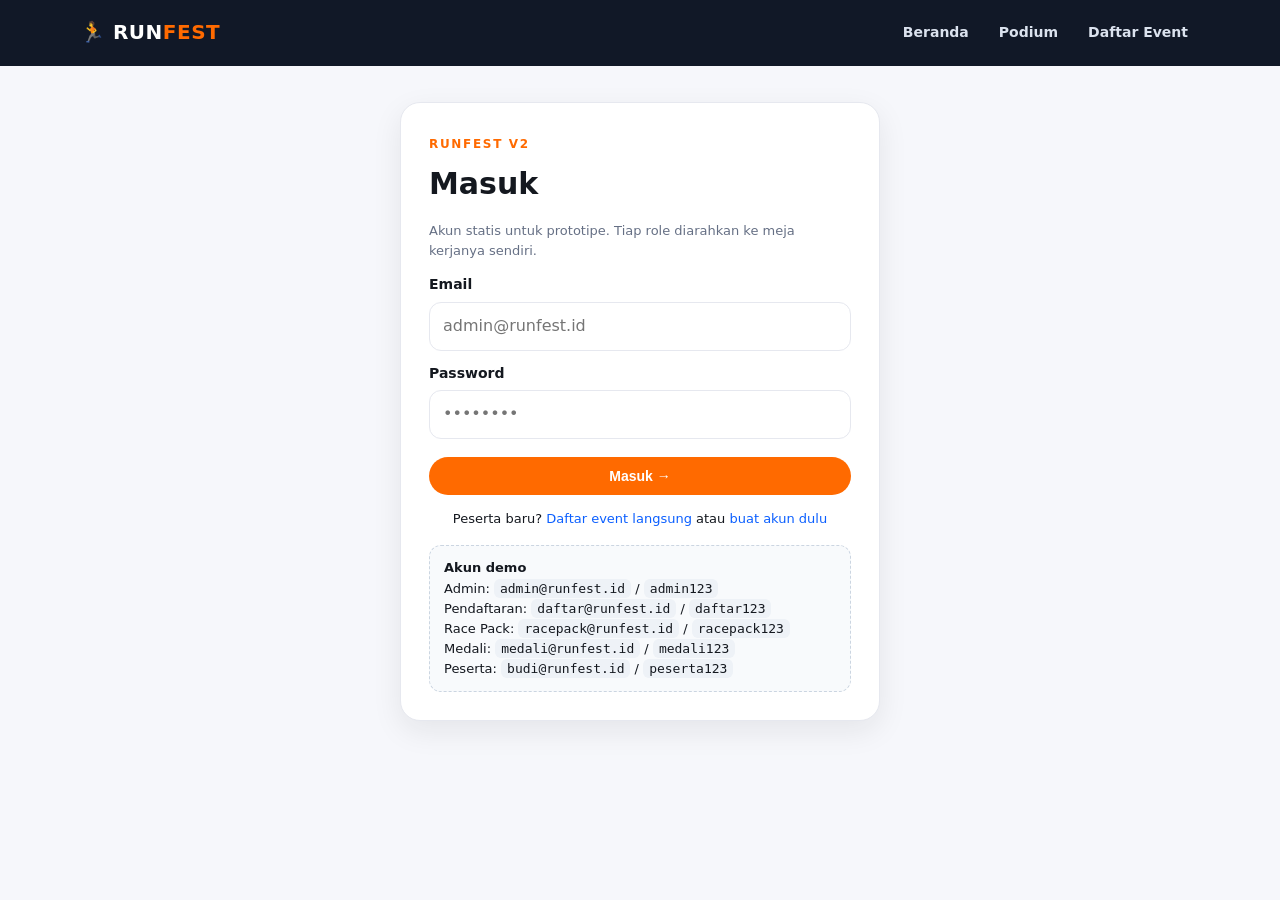
<file: pages/racepack.html>
<!DOCTYPE html>
<html lang="id">
<head>
<meta charset="UTF-8"><meta name="viewport" content="width=device-width, initial-scale=1">
<title>Meja Race Pack — RunFest v2</title>
<link rel="stylesheet" href="../styles/style.css">
</head>
<body>
<header class="topbar"><div class="container topbar-inner">
  <a class="logo" href="../index.html">🏃 RUN<span>FEST</span></a>
  <input type="checkbox" id="navToggle" class="nav-toggle">
  <label for="navToggle" class="hamburger" aria-label="Buka menu">☰</label>
  <nav class="nav" id="authArea">
    <a href="../index.html">Beranda</a><a href="racepack.html" class="active">Race Pack</a><a href="podium.html">Podium</a>
  </nav>
</div></header>
<main class="container" style="padding-top:24px">
  <h1 style="margin:0">Meja Race Pack</h1>
  <p class="muted">Hanya untuk role Race Pack dan Admin. Isi paket: nomor peserta (BIB) + totebag + air minum. Hanya peserta lunas dan sudah daftar ulang yang boleh ambil.</p>
  <section class="card" style="margin:16px 0">
    <label style="margin-top:0">Event</label><select id="eventSelect"></select>
    <label>Cari BIB / QR / nama</label>
    <div style="display:flex;gap:10px;flex-wrap:wrap"><input id="inputCari" placeholder="cth: RUNFEST|EVT-2027|RF27-102|...  atau  RF27-102" style="flex:1;min-width:220px"><button class="btn" id="btnCari">🔍 Cari</button></div>
  </section>
  <div id="msg" style="margin:12px 0"></div>
  <section class="card" id="hasilCari" style="margin-bottom:16px"><p class="muted">Hasil pencarian akan muncul di sini.</p></section>
  <section class="card">
    <h2>Antrean Race Pack: Lunas + Daftar Ulang, Belum Ambil</h2>
    <div style="overflow:auto"><table><thead><tr><th>Peserta</th><th>Kategori</th><th>BIB</th><th>Aksi</th></tr></thead><tbody id="tbodyAntrean"></tbody></table></div>
  </section>
</main>
<script src="../scripts/data.js"></script><script src="../scripts/auth.js"></script><script src="../scripts/racepack.js"></script>
</body></html>
</file>
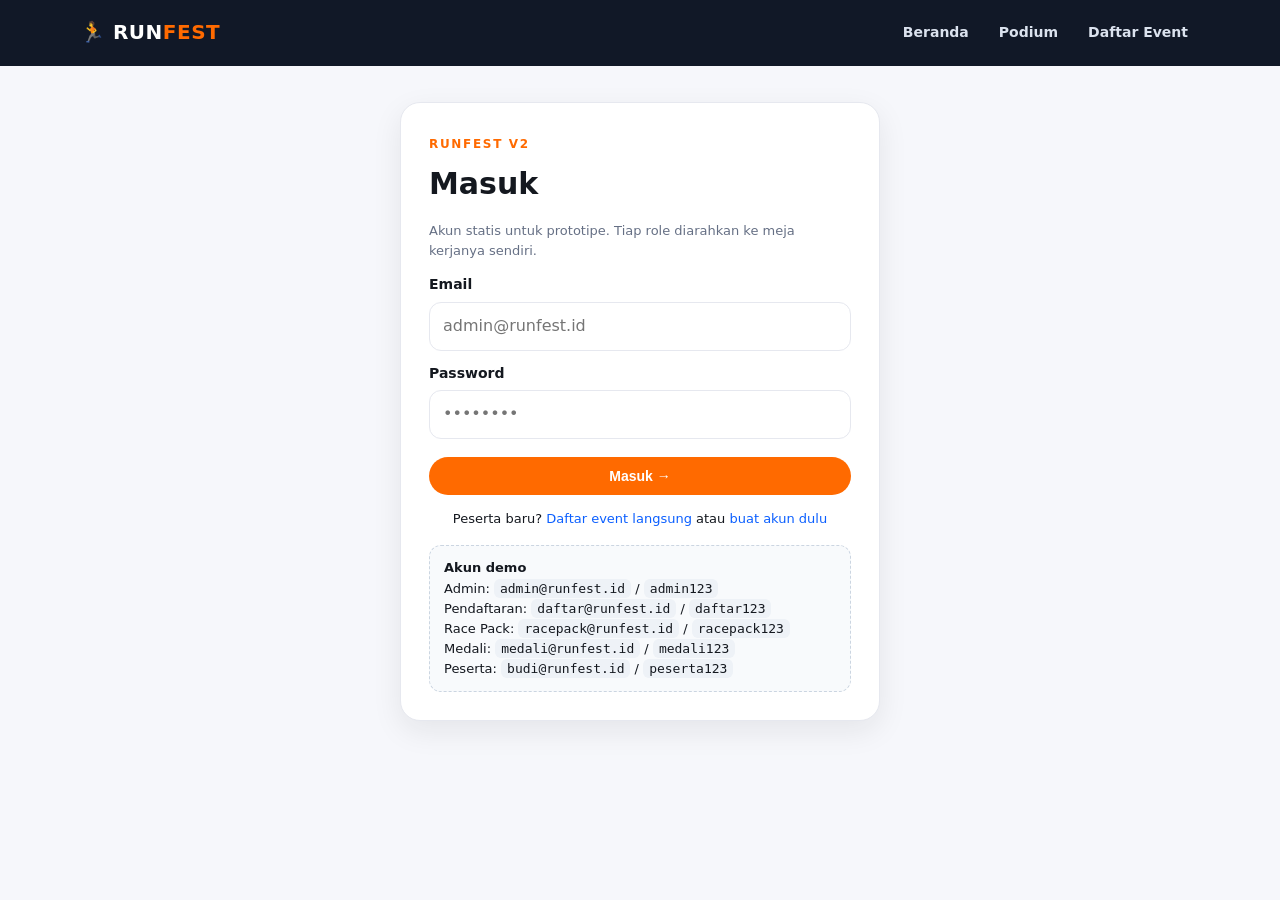
<file: pages/scan.html>
<!doctype html>
<html lang="id">
    <head>
        <meta charset="UTF-8" />
        <meta name="viewport" content="width=device-width, initial-scale=1" />
        <title>Scan / Verifikasi — Run Festival 2026</title>
        <link rel="stylesheet" href="../styles/style.css" />
    </head>
    <body>
        <header class="topbar">
            <div class="container topbar-inner">
                <a class="logo" href="../index.html"
                    >🏃 RUN<span>FEST</span> 2026</a
                >
                <input type="checkbox" id="navToggle" class="nav-toggle" />
                <label for="navToggle" class="hamburger" aria-label="Buka menu"
                    >☰</label
                >
                <nav class="nav" id="authArea">
                    <a href="../index.html">Beranda</a
                    ><a href="dashboard.html">Dashboard</a>
                    <a href="scan.html" class="active">Scan / Verifikasi</a
                    ><a href="podium.html">Podium</a>
                </nav>
            </div>
        </header>
        <main class="container" style="padding-top: 24px; max-width: 820px">
            <h1 style="margin: 0">Scan / Verifikasi Panitia</h1>
            <p class="muted">
                Dipakai di 2 titik: <b>sekretariat</b> (race pack: BIB + totebag
                + air minum) dan <b>loket medali</b> (medali + sertifikat,
                khusus finisher). Masih tahap prototipe, tempel payload QR dari
                QR web peserta atau pilih peserta — kamera QR masih belum
                ditambahkan scanner.
            </p>
            <p>
                Finish dihitung otomatis sejak tombol Start Lomba ditekan —
                tidak perlu input waktu manual, dan finish tidak bisa dicatat
                sebelum Start ditekan.
            </p>
            <section class="card" id="raceStartBox" style="margin-bottom: 16px">
                Memuat status lomba…
            </section>

            <section class="card">
                <label>Tempel payload QR / ketik BIB</label>
                <input
                    id="inputQR"
                    placeholder="cth: RUNFEST-2026|RF-101|Budi Santoso|Dewasa  atau  RF-101"
                />
                <div
                    style="
                        display: flex;
                        gap: 10px;
                        margin-top: 12px;
                        flex-wrap: wrap;
                    "
                >
                    <button class="btn" id="btnCari">🔍 Cari Peserta</button>
                    <select id="pilihPeserta" style="flex: 1; min-width: 220px">
                        <option value="">
                            — atau pilih peserta (simulasi scan) —
                        </option>
                    </select>
                    <button class="btn blue" id="btnPilih">
                        Pakai Pilihan →
                    </button>
                </div>
                <p class="small muted">
                    Coba cepat: <code>RF-106</code> (belum race pack),
                    <code>RF-105</code> (sudah race pack, belum finish),
                    <code>RF-103</code> (finish, belum medali).
                </p>
            </section>

            <div id="scanMsg" style="margin-top: 16px"></div>
            <section class="card" id="hasil" style="margin-top: 16px">
                <p class="muted">
                    Belum ada peserta dipilih. Hasil verifikasi & tombol aksi
                    akan muncul di sini.
                </p>
            </section>

            <section class="card" style="margin-top: 16px">
                <h3>Aturan yang ditegakkan sistem</h3>
                <ol class="small">
                    <li>
                        Akun register-web saja (belum isi GForm) tidak boleh
                        ambil race pack — konfirmasi dulu dengan tombol
                        "Konfirmasi: Sudah Isi GForm".
                    </li>
                    <li>Race pack tidak bisa diambil 2 kali.</li>
                    <li>
                        Finish hanya bisa dicatat setelah race pack diambil.
                    </li>
                    <li>
                        Medali + sertifikat hanya untuk peserta berstatus finish
                        (bukan DNF / belum finish).
                    </li>
                    <li>
                        Juara 1–3 hanya untuk finisher, dan 1 peringkat per
                        kategori tidak bisa dobel.
                    </li>
                    <li>Pemenang Kostum Terbaik hanya 1 orang.</li>
                    <li>
                        Juara 1–3 otomatis dari waktu finish tercepat per
                        kategori (hanya finisher). Kostum terbaik tetap manual.
                    </li>
                </ol>
            </section>
        </main>
        <script src="../scripts/data.js"></script>
        <script src="../scripts/auth.js"></script>
        <script src="../scripts/scan.js"></script>
    </body>
</html>
</file>
<file: styles/style.css>
/* style.css v2 — global + hamburger HP */
:root{
  --bg:#f6f7fb; --card:#fff; --ink:#14181f; --muted:#667085;
  --line:#e6e8ef; --orange:#ff6a00; --blue:#0b5fff;
  --green:#0e9f6e; --red:#e5484d; --yellow:#ffc531;
  --radius:16px; --shadow:0 10px 30px rgba(20,24,31,.08);
}
*{box-sizing:border-box}
body{margin:0;font-family:Inter,system-ui,-apple-system,Segoe UI,Roboto,Arial,sans-serif;background:var(--bg);color:var(--ink);line-height:1.55}
a{color:var(--blue);text-decoration:none}
a:hover{text-decoration:underline}
.container{max-width:1120px;margin:0 auto;padding:0 20px}
.topbar{background:#111827;color:#fff;position:sticky;top:0;z-index:10}
.topbar-inner{display:flex;align-items:center;justify-content:space-between;gap:16px;padding:14px 0}
.logo{font-weight:900;letter-spacing:.5px;color:#fff;font-size:20px;white-space:nowrap}
.logo span{color:var(--orange)}
.nav{display:flex;gap:6px;flex-wrap:wrap}
.nav a{color:#dbe2ee;padding:8px 12px;border-radius:999px;font-weight:600;font-size:14px}
.nav a.active,.nav a:hover{background:#fff;color:#111827;text-decoration:none}
.nav-toggle{display:none}
.hamburger{display:none}
.btn{display:inline-flex;align-items:center;gap:8px;border:0;cursor:pointer;border-radius:999px;padding:11px 18px;font-weight:800;font-size:14px;background:var(--orange);color:#fff}
.btn:hover{filter:brightness(1.05);text-decoration:none}
.btn.blue{background:var(--blue)} .btn.dark{background:#111827}
.btn.green{background:var(--green)} .btn.ghost{background:#fff;color:var(--ink);border:1.5px solid var(--line)}
.btn.small{padding:8px 13px;font-size:13px} .btn:disabled{opacity:.5;cursor:not-allowed}
.grid{display:grid;gap:16px}
.grid2{grid-template-columns:repeat(2,1fr)} .grid3{grid-template-columns:repeat(3,1fr)} .grid4{grid-template-columns:repeat(4,1fr)}
.card{background:var(--card);border:1px solid var(--line);border-radius:var(--radius);box-shadow:var(--shadow);padding:20px}
.card h2,.card h3{margin:0 0 8px}
a.card,.card.clickable{text-decoration:none;color:inherit;cursor:pointer}
a.card:hover,.card.clickable:hover{border-color:var(--orange);transform:translateY(-2px)}
.card .lihat{color:var(--blue);font-weight:800;font-size:13px}
.muted{color:var(--muted)} .small{font-size:13px} .big{font-size:34px;font-weight:900;line-height:1.1}
.kicker{font-size:12px;letter-spacing:.14em;text-transform:uppercase;color:var(--orange);font-weight:900}
.badge{display:inline-block;padding:4px 10px;border-radius:999px;font-size:12px;font-weight:800;background:#eef2ff;color:#24365e}
.badge.ok{background:#dcfce7;color:#065f46} .badge.warn{background:#fef3c7;color:#92400e}
.badge.bad{background:#fee2e2;color:#991b1b} .badge.info{background:#dbeafe;color:#1e40af}
.badge.gold{background:#fef08a;color:#713f12}
table{width:100%;border-collapse:collapse;font-size:14px}
th,td{padding:10px 8px;border-bottom:1px solid var(--line);text-align:left;vertical-align:top}
th{color:var(--muted);font-size:12px;text-transform:uppercase;letter-spacing:.06em}
input,select,textarea{width:100%;padding:11px 13px;border:1.5px solid var(--line);border-radius:12px;font:inherit;background:#fff}
label{font-weight:700;font-size:14px;display:block;margin:12px 0 6px}
.form-row{display:grid;grid-template-columns:1fr 1fr;gap:14px}
.alert{padding:13px 15px;border-radius:12px;background:#fff7ed;border:1px solid #fed7aa;font-size:14px}
.alert.ok{background:#ecfdf5;border-color:#a7f3d0} .alert.err{background:#fef2f2;border-color:#fecaca}
.footer{padding:32px 0;color:var(--muted);font-size:13px}
.flow{display:grid;grid-template-columns:repeat(5,1fr);gap:12px}
.step{background:#fff;border:1px solid var(--line);border-radius:16px;padding:16px}
.step b{display:block;font-size:28px}
.timeline{list-style:none;padding:0;margin:0}
.timeline li{display:flex;gap:12px;padding:12px 0;border-bottom:1px dashed var(--line)}
.dot{width:30px;height:30px;border-radius:50%;display:grid;place-items:center;background:#e5e7eb;font-weight:900;flex:0 0 30px}
.dot.done{background:var(--green);color:#fff} .dot.now{background:var(--orange);color:#fff}
.qr-box{display:grid;place-items:center;background:#fff;border:2px dashed var(--line);border-radius:16px;padding:18px;min-height:230px}
.qr-box img,.qr-box canvas{max-width:200px;height:auto}
@media(max-width:820px){
  .grid2,.grid3,.grid4{grid-template-columns:1fr}
  .form-row{grid-template-columns:1fr}
  .flow{grid-template-columns:1fr}
  .logo{font-size:18px}
  .hamburger{display:grid;place-items:center;width:42px;height:42px;border:1.5px solid rgba(255,255,255,.35);border-radius:10px;font-size:22px;cursor:pointer;line-height:1}
  .nav{display:none;position:absolute;top:100%;left:0;right:0;background:#111827;flex-direction:column;padding:12px 20px 16px;gap:2px;box-shadow:0 12px 24px rgba(0,0,0,.25)}
  .nav a{display:block;padding:11px 12px}
  .nav-toggle:checked ~ .nav{display:flex}
}
</file>
<file: styles/home.css>
/* home.css v2 — hero + podium (sudah diperbaiki: > div, order, medals) */
.hero{background:linear-gradient(120deg,#111827,#ff6a00 130%);color:#fff;border-radius:24px;padding:44px 32px;margin:24px 0}
.hero h1{font-size:52px;line-height:.95;margin:10px 0 12px;max-width:680px}
.hero p{max-width:640px;color:#ffe8d6;font-size:18px}
.hero .btn{background:#fff;color:#111827}
.hero .btn.ghost{background:transparent;color:#fff;border-color:rgba(255,255,255,.5)}
@media(max-width:640px){.hero h1{font-size:36px}.hero{padding:28px 20px}}
.podium{display:grid;grid-template-columns:1fr 1.3fr 1fr;gap:12px;align-items:end}
.podium > div{background:#fff;border:1px solid var(--line);border-radius:16px;padding:16px;text-align:center}
.podium .first{order:2;border-top:8px solid var(--yellow);padding-bottom:32px}
.podium .second{order:1;border-top:8px solid #cbd5e1}
.podium .third{order:3;border-top:8px solid #d97706}
.podium .podium-rank{font-weight:800}
.podium .podium-name{font-weight:800;font-size:18px;margin-top:6px}
.podium .podium-meta{font-size:13px;color:var(--muted);margin-top:4px}
@media(max-width:640px){.podium{grid-template-columns:1fr}.podium > div{order:0}}
</file>
<file: styles/auth.css>
/* auth.css v2 */
.auth-wrap{max-width:480px;margin:36px auto}
.auth-card{background:#fff;border:1px solid var(--line);border-radius:20px;box-shadow:var(--shadow);padding:28px}
.auth-card h1{margin:6px 0 4px;font-size:30px}
.demo{background:#f8fafc;border:1px dashed #cbd5e1;border-radius:12px;padding:12px 14px;font-size:13px;margin-top:16px}
.demo code{background:#eef2f7;padding:2px 6px;border-radius:6px}
</file>
<file: styles/dashboard.css>
/* dashboard.css v2 */
.stat b{font-size:32px;display:block}
.stat p{margin:2px 0 0;color:var(--muted);font-size:13px}
.toolbar{display:flex;gap:10px;flex-wrap:wrap;align-items:end}
.toolbar > div{flex:1;min-width:180px}
.toolbar label{margin:0 0 4px}
.bar-row{display:flex;align-items:center;gap:10px;font-size:13px}
.bar{height:12px;background:#eef2f7;border-radius:99px;flex:1;overflow:hidden}
.bar i{display:block;height:100%;background:var(--orange)}
.bar.blue i{background:var(--blue)} .bar.green i{background:var(--green)}
</file>
